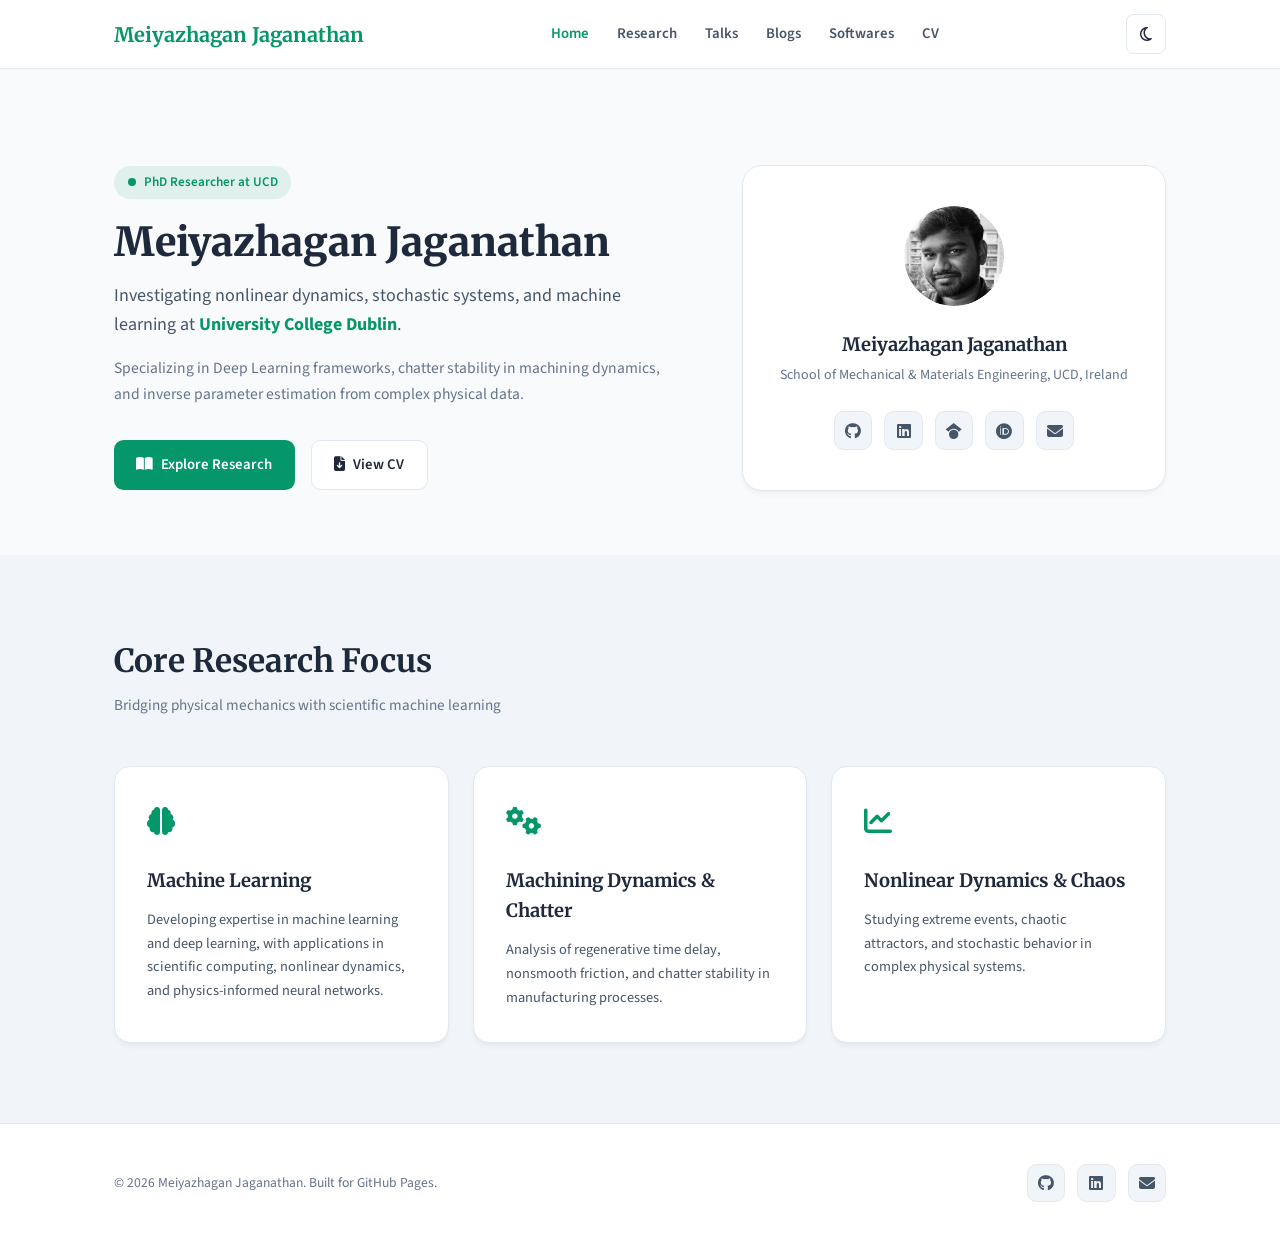
<file: index.html>
<!DOCTYPE html>
<html lang="en" data-theme="light">
<head>
    <meta charset="UTF-8">
    <meta name="viewport" content="width=device-width, initial-scale=1.0">
    <title>Meiyazhagan Jaganathan | PhD Researcher</title>
    <meta name="description" content="Academic portfolio and research website of Meiyazhagan Jaganathan, PhD Researcher at University College Dublin.">
    
    <!-- Fonts & Icons -->
    <link rel="preconnect" href="https://fonts.googleapis.com">
    <link rel="preconnect" href="https://fonts.gstatic.com" crossorigin>
    <link href="https://fonts.googleapis.com/css2?family=Merriweather:ital,wght@0,300;0,400;0,700;1,300&family=Source+Sans+3:ital,wght@0,300;0,400;0,600;0,700;1,400&display=swap" rel="stylesheet">
    <link rel="stylesheet" href="https://cdnjs.cloudflare.com/ajax/libs/font-awesome/6.5.1/css/all.min.css">
    
    <link rel="stylesheet" href="style.css">
    <link rel="icon" type="image/svg+xml" href="images/favicon.svg">
</head>
<body>

    <!-- Header Navigation -->
    <header class="site-header">
        <div class="container nav-container">
            <a href="index.html" class="brand-logo">Meiyazhagan <span>Jaganathan</span></a>
            
            <nav class="nav-menu" id="navMenu">
                <a href="index.html" class="nav-link active">Home</a>
                <a href="research.html" class="nav-link">Research</a>
                <a href="talks.html" class="nav-link">Talks</a>
                <a href="blogs.html" class="nav-link">Blogs</a>
                <a href="softwares.html" class="nav-link">Softwares</a>
                <a href="cv.html" class="nav-link">CV</a>
            </nav>

            <div class="nav-actions">
                <button id="themeToggle" class="icon-btn" aria-label="Toggle Theme">
                    <i class="fa-regular fa-moon"></i>
                </button>
                <button id="mobileMenuBtn" class="icon-btn mobile-toggle" aria-label="Toggle Menu">
                    <i class="fa-solid fa-bars"></i>
                </button>
            </div>
        </div>
    </header>

    <main>
        <!-- Hero Section -->
        <section class="hero-section">
            <div class="container hero-grid">
                <div class="hero-content">
                    <div class="badge-pill">
                        <span class="status-dot"></span> PhD Researcher at UCD
                    </div>
                    <h1 class="hero-title">Meiyazhagan Jaganathan</h1>
                    <p class="hero-subtitle">
                        Investigating nonlinear dynamics, stochastic systems, and machine learning at <a href="https://www.ucd.ie/" target="_blank" rel="noopener noreferrer"><strong class="text-accent">University College Dublin</strong></a>.
                    </p>
                    <p class="hero-description">
                        Specializing in Deep Learning frameworks, chatter stability in machining dynamics, and inverse parameter estimation from complex physical data.
                    </p>
                    <div class="hero-cta">
                        <a href="research.html" class="btn btn-primary">
                            <i class="fa-solid fa-book-open"></i> Explore Research
                        </a>
                        <a href="cv.html" class="btn btn-secondary">
                            <i class="fa-solid fa-file-arrow-down"></i> View CV
                        </a>
                    </div>
                </div>

                <div class="hero-visual">
                    <div class="profile-card">
                        <div class="profile-avatar">
                            <img src="images/MEIY.JPG" alt="Meiyazhagan Jaganathan" class="avatar-img">
                        </div>
                        <div class="profile-meta">
                            <h3>Meiyazhagan Jaganathan</h3>
                            
                            <p><a href="https://www.ucd.ie/mecheng/" target="_blank" rel="noopener noreferrer" class="underline-link">School of Mechanical & Materials Engineering, UCD, Ireland</a></p>
                            <div class="social-links">
                                <a href="https://github.com/meiyazhaganjk" target="_blank" aria-label="GitHub"><i class="fa-brands fa-github"></i></a>
                                <a href="https://www.linkedin.com/in/meiyjk/" target="_blank" aria-label="LinkedIn"><i class="fa-brands fa-linkedin"></i></a>
                                <a href="https://scholar.google.com/citations?user=sSWqxIkAAAAJ&hl=en&oi=ao" target="_blank" aria-label="Google Scholar"><i class="fa-brands fa-google-scholar"></i></a>
                                <a href="https://orcid.org/0000-0001-8971-965X" target="_blank" aria-label="ORCID"><i class="fa-brands fa-orcid"></i></a>
                                <a href="mailto:meiyazhagan.jaganathan@ucdconnect.ie" aria-label="Email"><i class="fa-solid fa-envelope"></i></a>
                            </div>
                        </div>
                    </div>
                </div>
            </div>
        </section>

        <!-- Research Highlights Cards -->
        <section class="section bg-alt">
            <div class="container">
                <div class="section-header">
                    <h2 class="section-title">Core Research Focus</h2>
                    <p class="section-tagline">Bridging physical mechanics with scientific machine learning</p>
                </div>
                <div class="cards-grid">
                    <div class="card">
                        <div class="card-icon"><i class="fa-solid fa-brain"></i></div>
                        <h3>Machine Learning</h3>
                        <p>Developing expertise in machine learning and deep learning, with applications in scientific computing, nonlinear dynamics, and physics-informed neural networks.</p>
                    </div>
                    <div class="card">
                        <div class="card-icon"><i class="fa-solid fa-gears"></i></div>
                        <h3>Machining Dynamics & Chatter</h3>
                        <p>Analysis of regenerative time delay, nonsmooth friction, and chatter stability in manufacturing processes.</p>
                    </div>
                    <div class="card">
                        <div class="card-icon"><i class="fa-solid fa-chart-line"></i></div>
                        <h3>Nonlinear Dynamics & Chaos</h3>
                        <p>Studying extreme events, chaotic attractors, and stochastic behavior in complex physical systems.</p>
                    </div>
                </div>
            </div>
        </section>
    </main>

    <!-- Footer -->
    <footer class="site-footer">
        <div class="container footer-content">
            <p>© 2026 Meiyazhagan Jaganathan. Built for GitHub Pages.</p>
            <div class="social-links">
                <a href="https://github.com/meiyazhaganjk" target="_blank"><i class="fa-brands fa-github"></i></a>
                <a href="https://www.linkedin.com/in/meiyjk/" target="_blank"><i class="fa-brands fa-linkedin"></i></a>
                <a href="mailto:meiyazhagan.jaganathan@ucdconnect.ie"><i class="fa-solid fa-envelope"></i></a>
            </div>
        </div>
    </footer>

    <script src="script.js"></script>
</body>
</html>
</file>
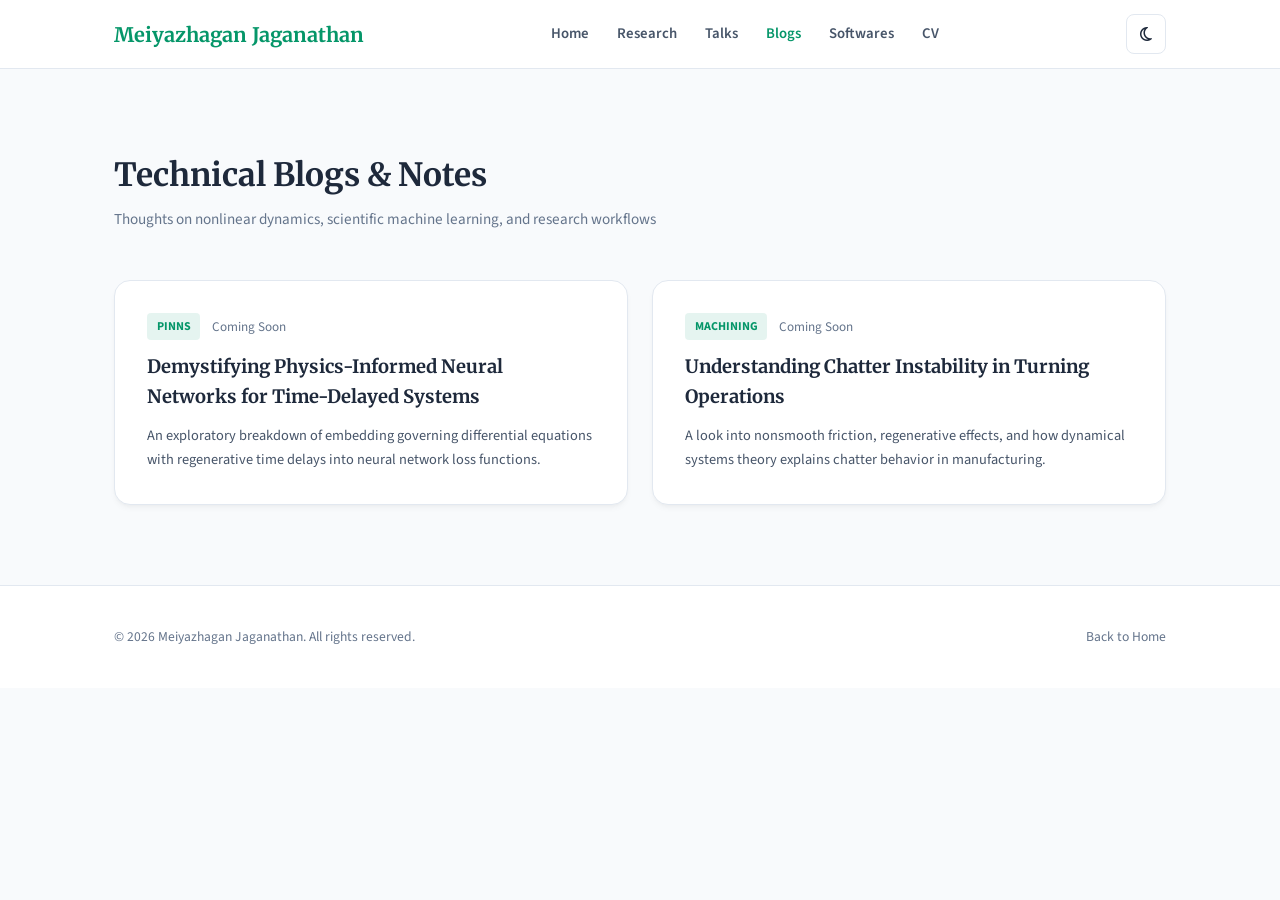
<file: blogs.html>
<!DOCTYPE html>
<html lang="en" data-theme="light">
<head>
    <meta charset="UTF-8">
    <meta name="viewport" content="width=device-width, initial-scale=1.0">
    <title>Blogs | Meiyazhagan Jaganathan</title>
    
    <!-- Fonts & Icons -->
    <link rel="preconnect" href="https://fonts.googleapis.com">
    <link rel="preconnect" href="https://fonts.gstatic.com" crossorigin>
    <link href="https://fonts.googleapis.com/css2?family=Merriweather:ital,wght@0,300;0,400;0,700;1,300&family=Source+Sans+3:ital,wght@0,300;0,400;0,600;0,700;1,400&display=swap" rel="stylesheet">
    <link rel="stylesheet" href="https://cdnjs.cloudflare.com/ajax/libs/font-awesome/6.5.1/css/all.min.css">
    <link rel="stylesheet" href="style.css">
    <link rel="icon" type="image/svg+xml" href="images/favicon.svg">
</head>
<body>

    <!-- Header Navigation -->
    <header class="site-header">
        <div class="container nav-container">
            <a href="index.html" class="brand-logo">Meiyazhagan <span>Jaganathan</span></a>
            
            <nav class="nav-menu" id="navMenu">
                <a href="index.html" class="nav-link">Home</a>
                <a href="research.html" class="nav-link">Research</a>
                <a href="talks.html" class="nav-link">Talks</a>
                <a href="blogs.html" class="nav-link active">Blogs</a>
                <a href="softwares.html" class="nav-link">Softwares</a>
                <a href="cv.html" class="nav-link">CV</a>
            </nav>

            <div class="nav-actions">
                <button id="themeToggle" class="icon-btn" aria-label="Toggle Theme">
                    <i class="fa-regular fa-moon"></i>
                </button>
                <button id="mobileMenuBtn" class="icon-btn mobile-toggle" aria-label="Toggle Menu">
                    <i class="fa-solid fa-bars"></i>
                </button>
            </div>
        </div>
    </header>

    <main class="section">
        <div class="container">
            <div class="section-header">
                <h2 class="section-title">Technical Blogs & Notes</h2>
                <p class="section-tagline">Thoughts on nonlinear dynamics, scientific machine learning, and research workflows</p>
            </div>

            <div class="cards-grid">
                <div class="card">
                    <div class="pub-meta" style="margin-bottom: 0.75rem;">
                        <span class="pub-tag">PINNs</span>
                        <span class="pub-year">Coming Soon</span>
                    </div>
                    <h3>Demystifying Physics-Informed Neural Networks for Time-Delayed Systems</h3>
                    <p>An exploratory breakdown of embedding governing differential equations with regenerative time delays into neural network loss functions.</p>
                </div>

                <div class="card">
                    <div class="pub-meta" style="margin-bottom: 0.75rem;">
                        <span class="pub-tag">Machining</span>
                        <span class="pub-year">Coming Soon</span>
                    </div>
                    <h3>Understanding Chatter Instability in Turning Operations</h3>
                    <p>A look into nonsmooth friction, regenerative effects, and how dynamical systems theory explains chatter behavior in manufacturing.</p>
                </div>
            </div>

        </div>
    </main>

    <!-- Footer -->
    <footer class="site-footer">
        <div class="container footer-content">
            <p>© 2026 Meiyazhagan Jaganathan. All rights reserved.</p>
            <a href="index.html">Back to Home</a>
        </div>
    </footer>

    <script src="script.js"></script>
</body>
</html>
</file>
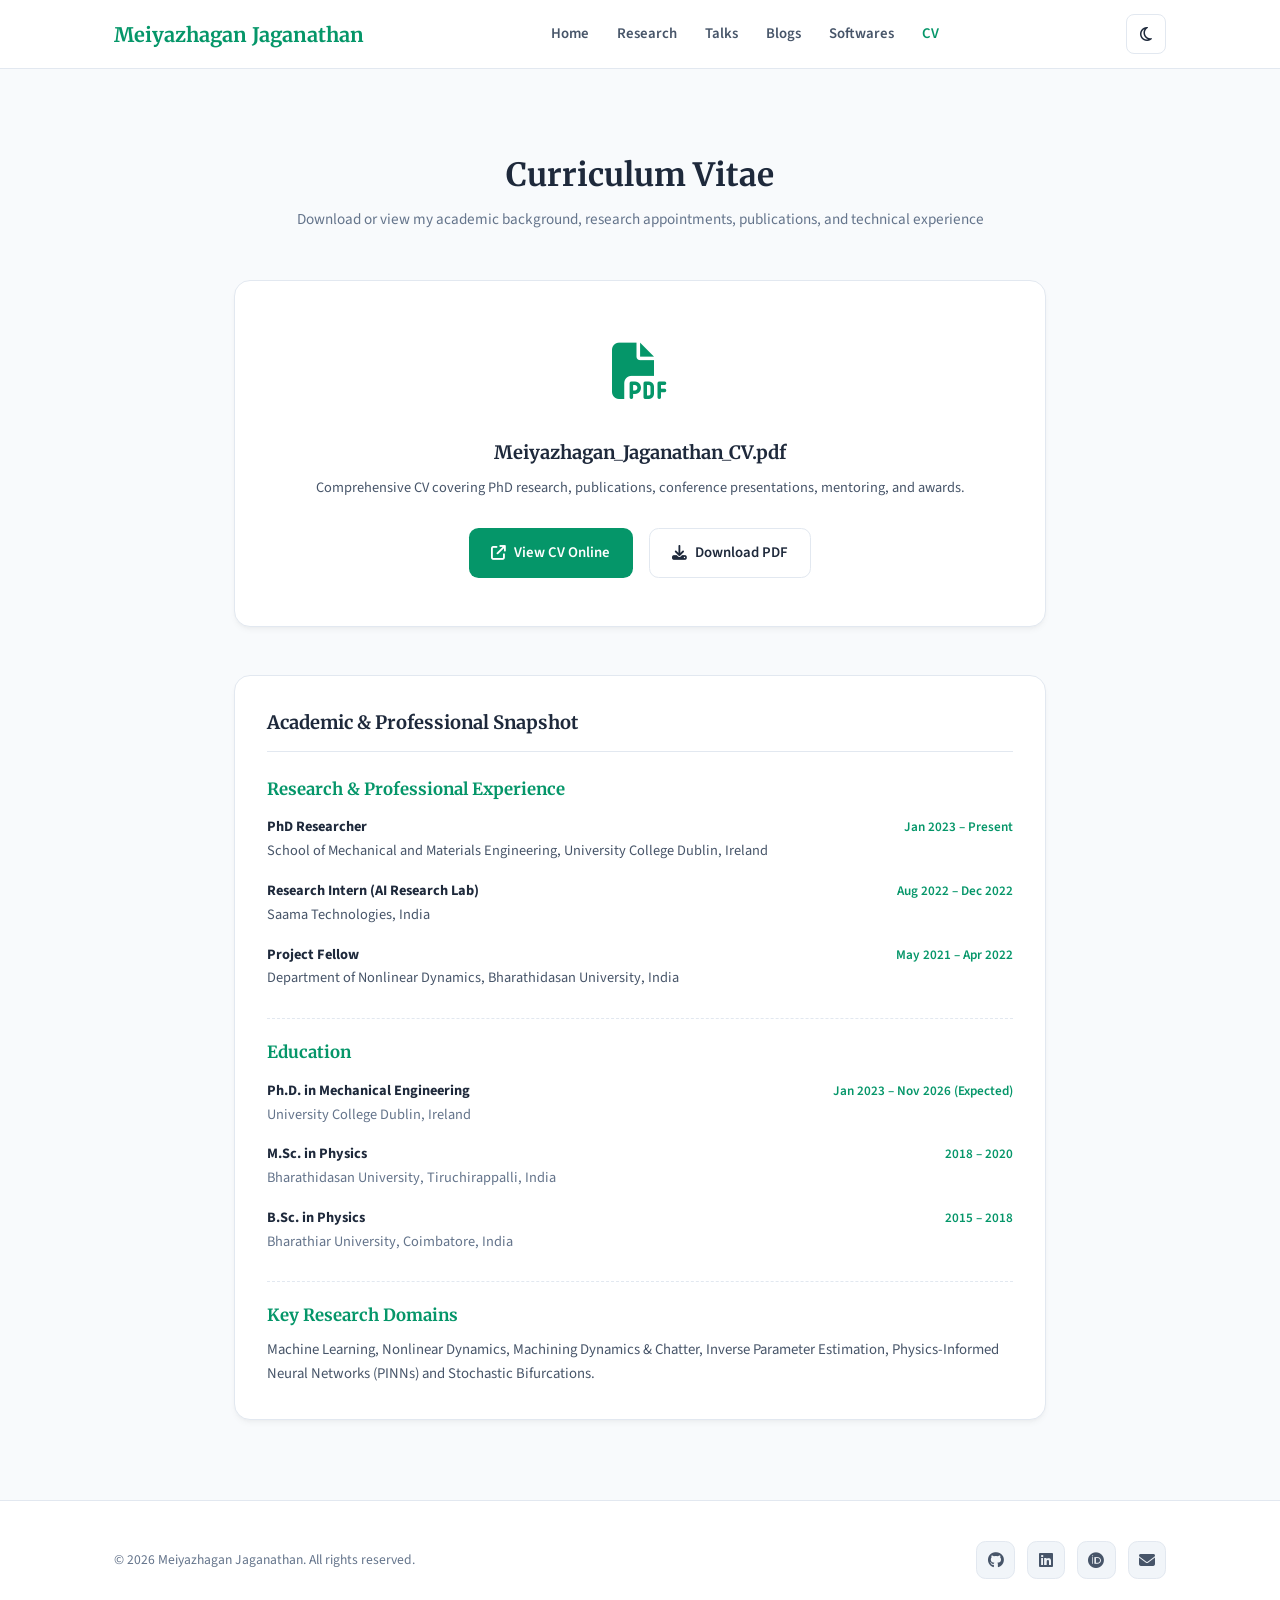
<file: cv.html>
<!DOCTYPE html>
<html lang="en" data-theme="light">
<head>
    <meta charset="UTF-8">
    <meta name="viewport" content="width=device-width, initial-scale=1.0">
    <title>Curriculum Vitae | Meiyazhagan Jaganathan</title>
    
    <!-- Fonts & Icons -->
    <link rel="preconnect" href="https://fonts.googleapis.com">
    <link rel="preconnect" href="https://fonts.gstatic.com" crossorigin>
    <link href="https://fonts.googleapis.com/css2?family=Merriweather:ital,wght@0,300;0,400;0,700;1,300&family=Source+Sans+3:ital,wght@0,300;0,400;0,600;0,700;1,400&display=swap" rel="stylesheet">
    <link rel="stylesheet" href="https://cdnjs.cloudflare.com/ajax/libs/font-awesome/6.5.1/css/all.min.css">
    <link rel="stylesheet" href="style.css">
    <link rel="icon" type="image/svg+xml" href="images/favicon.svg">
</head>
<body>

    <!-- Header Navigation -->
    <header class="site-header">
        <div class="container nav-container">
            <a href="index.html" class="brand-logo text-accent">Meiyazhagan Jaganathan</a>
            
            <nav class="nav-menu" id="navMenu">
                <a href="index.html" class="nav-link">Home</a>
                <a href="research.html" class="nav-link">Research</a>
                <a href="talks.html" class="nav-link">Talks</a>
                <a href="blogs.html" class="nav-link">Blogs</a>
                <a href="softwares.html" class="nav-link">Softwares</a>
                <a href="cv.html" class="nav-link active">CV</a>
            </nav>

            <div class="nav-actions">
                <button id="themeToggle" class="icon-btn" aria-label="Toggle Theme">
                    <i class="fa-regular fa-moon"></i>
                </button>
                <button id="mobileMenuBtn" class="icon-btn mobile-toggle" aria-label="Toggle Menu">
                    <i class="fa-solid fa-bars"></i>
                </button>
            </div>
        </div>
    </header>

    <main class="section">
        <div class="container" style="max-width: 860px; text-align: center;">
            <div class="section-header">
                <h2 class="section-title">Curriculum Vitae</h2>
                <p class="section-tagline">Download or view my academic background, research appointments, publications, and technical experience</p>
            </div>

            <!-- Download & View Card -->
            <div class="card" style="padding: 3rem 2rem; margin-bottom: 3rem;">
                <div style="font-size: 3.5rem; color: var(--accent); margin-bottom: 1rem;">
                    <i class="fa-solid fa-file-pdf"></i>
                </div>
                <h3 style="margin-bottom: 0.5rem; font-family: var(--font-heading);">Meiyazhagan_Jaganathan_CV.pdf</h3>
                <p style="margin-bottom: 1.75rem; color: var(--text-secondary);">
                    Comprehensive CV covering PhD research, publications, conference presentations, mentoring, and awards.
                </p>
                
                <div style="display: flex; justify-content: center; gap: 1rem; flex-wrap: wrap;">
                    <!-- View Online in New Tab -->
                    <a href="meiyazhagan_jaganathan_cv.pdf" target="_blank" rel="noopener noreferrer" class="btn btn-primary">
                        <i class="fa-solid fa-arrow-up-right-from-square"></i> View CV Online
                    </a>
                    
                    <!-- Direct Force Download -->
                    <a href="meiyazhagan_jaganathan_cv.pdf" download="Meiyazhagan_Jaganathan_CV.pdf" onclick="forceDownload(event, 'meiyazhagan_jaganathan_cv.pdf', 'Meiyazhagan_Jaganathan_CV.pdf')" class="btn btn-secondary">
                        <i class="fa-solid fa-download"></i> Download PDF
                    </a>
                </div>
            </div>

            <!-- Structured Quick CV Summary -->
            <div style="text-align: left;" class="card">
                <h3 style="margin-bottom: 1.5rem; font-family: var(--font-heading); border-bottom: 1px solid var(--border-color); padding-bottom: 0.75rem;">
                    Academic & Professional Snapshot
                </h3>
                
                <div style="display: grid; gap: 1.75rem;">
                    <!-- Research & Work Experience -->
                    <div>
                        <h4 style="color: var(--accent); font-size: 1.05rem; margin-bottom: 0.75rem;">Research & Professional Experience</h4>
                        
                        <div style="margin-bottom: 1rem;">
                            <div style="display: flex; justify-content: space-between; align-items: baseline; flex-wrap: wrap;">
                                <p style="color: var(--text-primary); font-weight: 700;">PhD Researcher</p>
                                <span style="font-size: 0.825rem; color: var(--accent); font-weight: 600;">Jan 2023 – Present</span>
                            </div>
                            <p style="color: var(--text-secondary); font-size: 0.9rem;">School of Mechanical and Materials Engineering, University College Dublin, Ireland</p>
                        </div>

                        <div style="margin-bottom: 1rem;">
                            <div style="display: flex; justify-content: space-between; align-items: baseline; flex-wrap: wrap;">
                                <p style="color: var(--text-primary); font-weight: 700;">Research Intern (AI Research Lab)</p>
                                <span style="font-size: 0.825rem; color: var(--accent); font-weight: 600;">Aug 2022 – Dec 2022</span>
                            </div>
                            <p style="color: var(--text-secondary); font-size: 0.9rem;">Saama Technologies, India</p>
                        </div>

                        <div>
                            <div style="display: flex; justify-content: space-between; align-items: baseline; flex-wrap: wrap;">
                                <p style="color: var(--text-primary); font-weight: 700;">Project Fellow</p>
                                <span style="font-size: 0.825rem; color: var(--accent); font-weight: 600;">May 2021 – Apr 2022</span>
                            </div>
                            <p style="color: var(--text-secondary); font-size: 0.9rem;">Department of Nonlinear Dynamics, Bharathidasan University, India</p>
                        </div>
                    </div>

                    <!-- Education -->
                    <div style="border-top: 1px dashed var(--border-color); padding-top: 1.25rem;">
                        <h4 style="color: var(--accent); font-size: 1.05rem; margin-bottom: 0.75rem;">Education</h4>
                        
                        <div style="margin-bottom: 1rem;">
                            <div style="display: flex; justify-content: space-between; align-items: baseline; flex-wrap: wrap;">
                                <p style="color: var(--text-primary); font-weight: 700;">Ph.D. in Mechanical Engineering</p>
                                <span style="font-size: 0.825rem; color: var(--accent); font-weight: 600;">Jan 2023 – Nov 2026 (Expected)</span>
                            </div>
                            <p style="color: var(--text-muted); font-size: 0.9rem;">University College Dublin, Ireland</p>
                        </div>

                        <div style="margin-bottom: 1rem;">
                            <div style="display: flex; justify-content: space-between; align-items: baseline; flex-wrap: wrap;">
                                <p style="color: var(--text-primary); font-weight: 700;">M.Sc. in Physics</p>
                                <span style="font-size: 0.825rem; color: var(--accent); font-weight: 600;">2018 – 2020</span>
                            </div>
                            <p style="color: var(--text-muted); font-size: 0.9rem;">Bharathidasan University, Tiruchirappalli, India</p>
                        </div>

                        <div>
                            <div style="display: flex; justify-content: space-between; align-items: baseline; flex-wrap: wrap;">
                                <p style="color: var(--text-primary); font-weight: 700;">B.Sc. in Physics</p>
                                <span style="font-size: 0.825rem; color: var(--accent); font-weight: 600;">2015 – 2018</span>
                            </div>
                            <p style="color: var(--text-muted); font-size: 0.9rem;">Bharathiar University, Coimbatore, India</p>
                        </div>
                    </div>

                    <!-- Research Focus -->
                    <div style="border-top: 1px dashed var(--border-color); padding-top: 1.25rem;">
                        <h4 style="color: var(--accent); font-size: 1.05rem; margin-bottom: 0.5rem;">Key Research Domains</h4>
                        <p style="color: var(--text-secondary); font-size: 0.925rem;">
                            Machine Learning, Nonlinear Dynamics, Machining Dynamics & Chatter, Inverse Parameter Estimation, Physics-Informed Neural Networks (PINNs) and Stochastic Bifurcations.
                        </p>
                    </div>
                </div>
            </div>
        </div>
    </main>

    <!-- Footer -->
    <footer class="site-footer">
        <div class="container footer-content">
            <p>© 2026 Meiyazhagan Jaganathan. All rights reserved.</p>
            <div class="social-links">
                <a href="https://github.com/meiyazhaganjk" target="_blank" aria-label="GitHub"><i class="fa-brands fa-github"></i></a>
                <a href="https://www.linkedin.com/in/meiyjk/" target="_blank" aria-label="LinkedIn"><i class="fa-brands fa-linkedin"></i></a>
                <a href="https://orcid.org/0000-0001-8971-965X" target="_blank" aria-label="ORCID"><i class="fa-brands fa-orcid"></i></a>
                <a href="mailto:meiyazhagan.jaganathan@ucdconnect.ie" aria-label="Email"><i class="fa-solid fa-envelope"></i></a>
            </div>
        </div>
    </footer>

    <script src="script.js"></script>
    <script>
        function forceDownload(event, url, filename) {
            if (window.location.protocol.startsWith('http')) {
                event.preventDefault();
                fetch(url)
                    .then(response => {
                        if (!response.ok) throw new Error('Network response was not ok');
                        return response.blob();
                    })
                    .then(blob => {
                        const blobUrl = window.URL.createObjectURL(blob);
                        const tempLink = document.createElement('a');
                        tempLink.style.display = 'none';
                        tempLink.href = blobUrl;
                        tempLink.download = filename;
                        document.body.appendChild(tempLink);
                        tempLink.click();
                        document.body.removeChild(tempLink);
                        window.URL.revokeObjectURL(blobUrl);
                    })
                    .catch(() => {
                        window.location.href = url;
                    });
            }
        }
    </script>
</body>
</html>
</file>
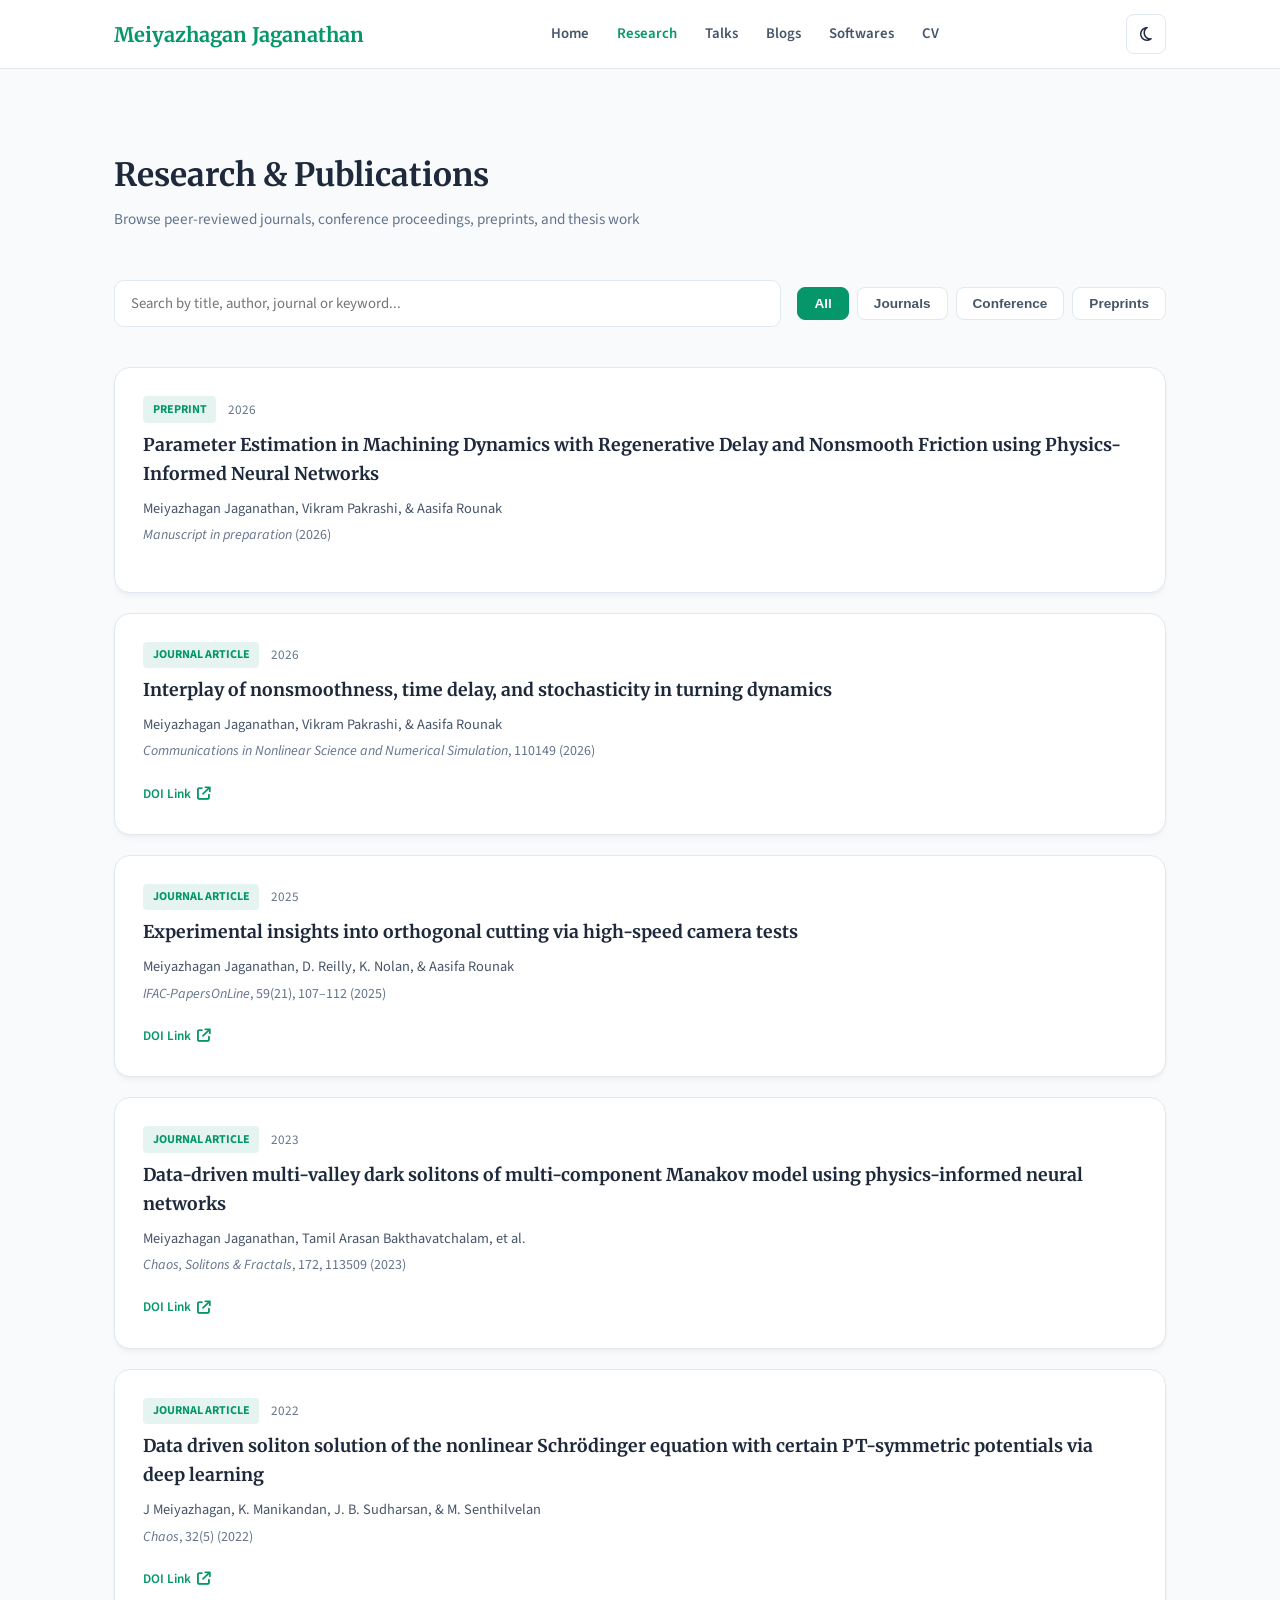
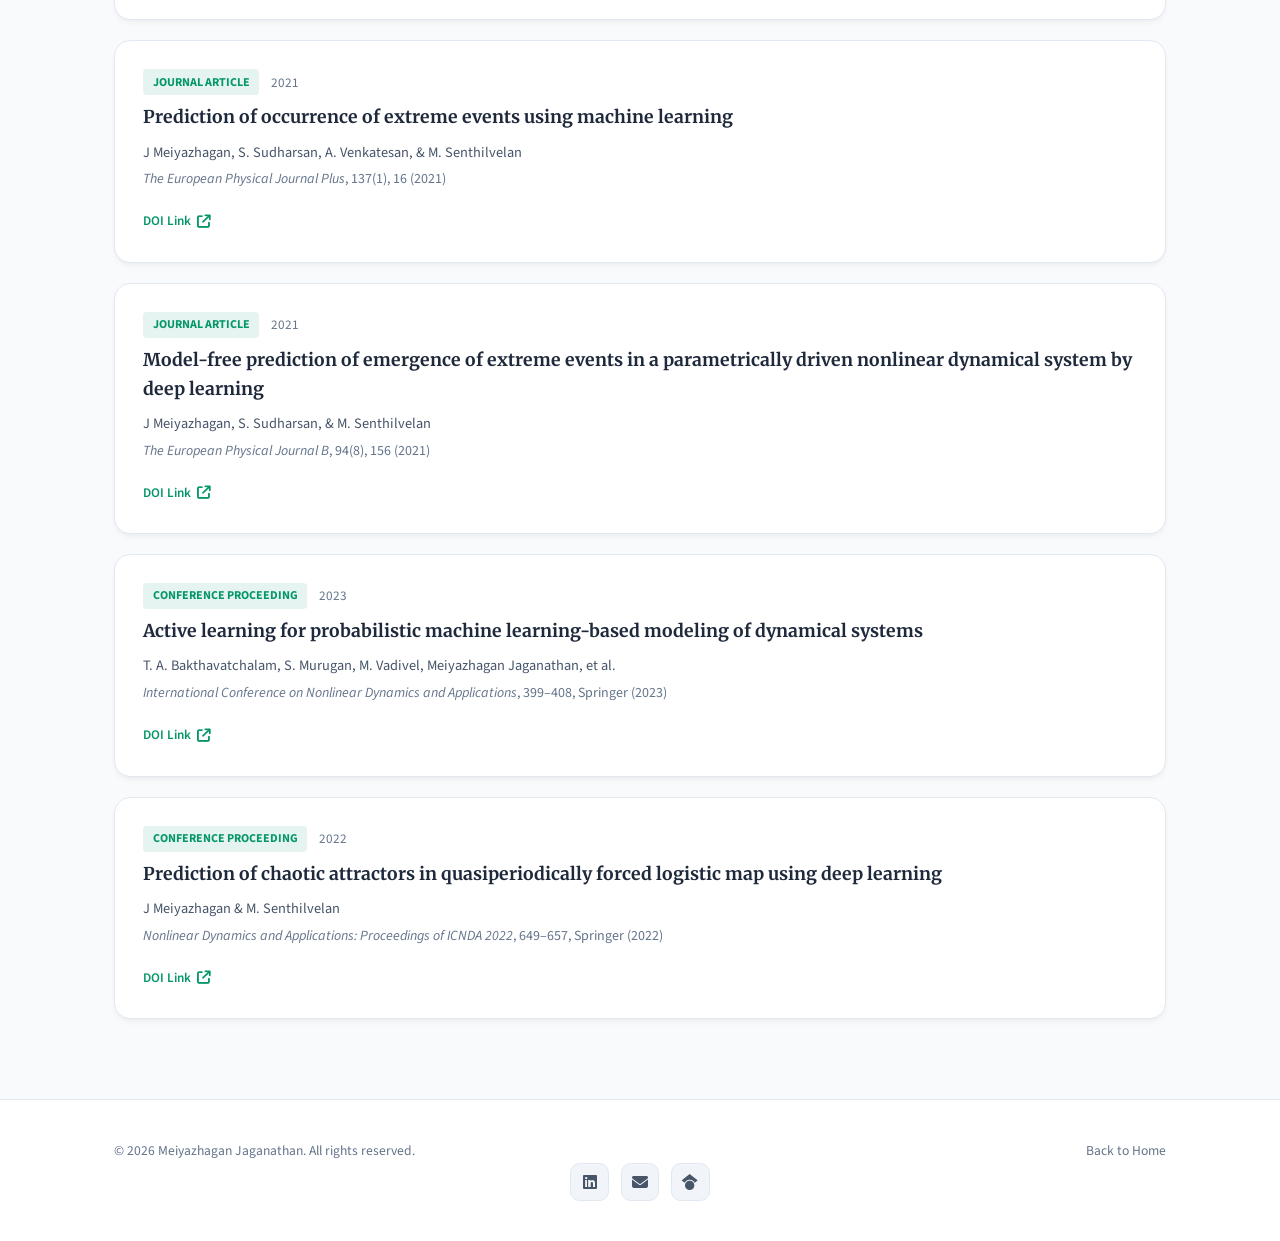
<file: research.html>
<!DOCTYPE html>
<html lang="en" data-theme="light">
<head>
    <meta charset="UTF-8">
    <meta name="viewport" content="width=device-width, initial-scale=1.0">
    <title>Research & Publications | Meiyazhagan Jaganathan</title>
    
    <!-- Fonts & Icons -->
    <link rel="preconnect" href="https://fonts.googleapis.com">
    <link rel="preconnect" href="https://fonts.gstatic.com" crossorigin>
    <link href="https://fonts.googleapis.com/css2?family=Merriweather:ital,wght@0,300;0,400;0,700;1,300&family=Source+Sans+3:ital,wght@0,300;0,400;0,600;0,700;1,400&display=swap" rel="stylesheet">
    <link rel="stylesheet" href="https://cdnjs.cloudflare.com/ajax/libs/font-awesome/6.5.1/css/all.min.css">
    <link rel="stylesheet" href="style.css">
    <link rel="icon" type="image/svg+xml" href="images/favicon.svg">
</head>
<body>

    <!-- Header Navigation -->
    <header class="site-header">
        <div class="container nav-container">
            <a href="index.html" class="brand-logo">Meiyazhagan <span>Jaganathan</span></a>
            
            <nav class="nav-menu" id="navMenu">
                <a href="index.html" class="nav-link">Home</a>
                <a href="research.html" class="nav-link active">Research</a>
                <a href="talks.html" class="nav-link">Talks</a>
                <a href="blogs.html" class="nav-link">Blogs</a>
                <a href="softwares.html" class="nav-link">Softwares</a>
                <a href="cv.html" class="nav-link">CV</a>
            </nav>

            <div class="nav-actions">
                <button id="themeToggle" class="icon-btn" aria-label="Toggle Theme">
                    <i class="fa-regular fa-moon"></i>
                </button>
                <button id="mobileMenuBtn" class="icon-btn mobile-toggle" aria-label="Toggle Menu">
                    <i class="fa-solid fa-bars"></i>
                </button>
            </div>
        </div>
    </header>

    <main class="section">
        <div class="container">
            <div class="section-header">
                <h2 class="section-title">Research & Publications</h2>
                <p class="section-tagline">Browse peer-reviewed journals, conference proceedings, preprints, and thesis work</p>
            </div>

            <!-- Filter & Search Bar -->
            <div class="filter-bar">
                <input type="text" id="pubSearch" class="search-input" placeholder="Search by title, author, journal or keyword...">
                <div class="filter-tags">
                    <button class="filter-btn active" data-filter="all">All</button>
                    <button class="filter-btn" data-filter="journal">Journals</button>
                    <button class="filter-btn" data-filter="conference">Conference</button>
                    <button class="filter-btn" data-filter="preprint">Preprints</button>
                </div>
            </div>

            <!-- Publication List -->
            <div class="pub-list" id="pubList">
                
                <!-- Preprint -->
                <article class="pub-card" data-category="preprint">
                    <div class="pub-meta">
                        <span class="pub-tag">Preprint</span>
                        <span class="pub-year">2026</span>
                    </div>
                    <h3 class="pub-title">Parameter Estimation in Machining Dynamics with Regenerative Delay and Nonsmooth Friction using Physics-Informed Neural Networks</h3>
                    <p class="pub-authors">Meiyazhagan Jaganathan, Vikram Pakrashi, & Aasifa Rounak</p>
                    <p class="pub-journal"><em>Manuscript in preparation</em> (2026)</p>
                </article>

                <!-- Journal 1 -->
                <article class="pub-card" data-category="journal">
                    <div class="pub-meta">
                        <span class="pub-tag">Journal Article</span>
                        <span class="pub-year">2026</span>
                    </div>
                    <h3 class="pub-title">Interplay of nonsmoothness, time delay, and stochasticity in turning dynamics</h3>
                    <p class="pub-authors">Meiyazhagan Jaganathan, Vikram Pakrashi, & Aasifa Rounak</p>
                    <p class="pub-journal"><em>Communications in Nonlinear Science and Numerical Simulation</em>, 110149 (2026)</p>
                    <a href="https://doi.org/10.1016/j.cnsns.2026.110149" target="_blank" class="btn-doi">
                        DOI Link <i class="fa-solid fa-arrow-up-right-from-square"></i>
                    </a>
                </article>

                <!-- Journal 2 -->
                <article class="pub-card" data-category="journal">
                    <div class="pub-meta">
                        <span class="pub-tag">Journal Article</span>
                        <span class="pub-year">2025</span>
                    </div>
                    <h3 class="pub-title">Experimental insights into orthogonal cutting via high-speed camera tests</h3>
                    <p class="pub-authors">Meiyazhagan Jaganathan, D. Reilly, K. Nolan, & Aasifa Rounak</p>
                    <p class="pub-journal"><em>IFAC-PapersOnLine</em>, 59(21), 107–112 (2025)</p>
                    <a href="https://doi.org/10.1016/j.ifacol.2025.11.596" target="_blank" class="btn-doi">
                        DOI Link <i class="fa-solid fa-arrow-up-right-from-square"></i>
                    </a>
                </article>

                <!-- Journal 3 -->
                <article class="pub-card" data-category="journal">
                    <div class="pub-meta">
                        <span class="pub-tag">Journal Article</span>
                        <span class="pub-year">2023</span>
                    </div>
                    <h3 class="pub-title">Data-driven multi-valley dark solitons of multi-component Manakov model using physics-informed neural networks</h3>
                    <p class="pub-authors">Meiyazhagan Jaganathan, Tamil Arasan Bakthavatchalam, et al.</p>
                    <p class="pub-journal"><em>Chaos, Solitons & Fractals</em>, 172, 113509 (2023)</p>
                    <a href="https://doi.org/10.1016/j.chaos.2023.113509" target="_blank" class="btn-doi">
                        DOI Link <i class="fa-solid fa-arrow-up-right-from-square"></i>
                    </a>
                </article>

                <!-- Journal 4 -->
                <article class="pub-card" data-category="journal">
                    <div class="pub-meta">
                        <span class="pub-tag">Journal Article</span>
                        <span class="pub-year">2022</span>
                    </div>
                    <h3 class="pub-title">Data driven soliton solution of the nonlinear Schrödinger equation with certain PT-symmetric potentials via deep learning</h3>
                    <p class="pub-authors">J Meiyazhagan, K. Manikandan, J. B. Sudharsan, & M. Senthilvelan</p>
                    <p class="pub-journal"><em>Chaos</em>, 32(5) (2022)</p>
                    <a href="https://doi.org/10.1063/5.0086038" target="_blank" class="btn-doi">
                        DOI Link <i class="fa-solid fa-arrow-up-right-from-square"></i>
                    </a>
                </article>

                <!-- Journal 5 -->
                <article class="pub-card" data-category="journal">
                    <div class="pub-meta">
                        <span class="pub-tag">Journal Article</span>
                        <span class="pub-year">2021</span>
                    </div>
                    <h3 class="pub-title">Prediction of occurrence of extreme events using machine learning</h3>
                    <p class="pub-authors">J Meiyazhagan, S. Sudharsan, A. Venkatesan, & M. Senthilvelan</p>
                    <p class="pub-journal"><em>The European Physical Journal Plus</em>, 137(1), 16 (2021)</p>
                    <a href="https://doi.org/10.1140/epjp/s13360-021-02249-3" target="_blank" class="btn-doi">
                        DOI Link <i class="fa-solid fa-arrow-up-right-from-square"></i>
                    </a>
                </article>

                <!-- Journal 6 -->
                <article class="pub-card" data-category="journal">
                    <div class="pub-meta">
                        <span class="pub-tag">Journal Article</span>
                        <span class="pub-year">2021</span>
                    </div>
                    <h3 class="pub-title">Model-free prediction of emergence of extreme events in a parametrically driven nonlinear dynamical system by deep learning</h3>
                    <p class="pub-authors">J Meiyazhagan, S. Sudharsan, & M. Senthilvelan</p>
                    <p class="pub-journal"><em>The European Physical Journal B</em>, 94(8), 156 (2021)</p>
                    <a href="https://doi.org/10.1140/epjb/s10051-021-00167-y" target="_blank" class="btn-doi">
                        DOI Link <i class="fa-solid fa-arrow-up-right-from-square"></i>
                    </a>
                </article>

                <!-- Conference 1 -->
                <article class="pub-card" data-category="conference">
                    <div class="pub-meta">
                        <span class="pub-tag">Conference Proceeding</span>
                        <span class="pub-year">2023</span>
                    </div>
                    <h3 class="pub-title">Active learning for probabilistic machine learning-based modeling of dynamical systems</h3>
                    <p class="pub-authors">T. A. Bakthavatchalam, S. Murugan, M. Vadivel, Meiyazhagan Jaganathan, et al.</p>
                    <p class="pub-journal"><em>International Conference on Nonlinear Dynamics and Applications</em>, 399–408, Springer (2023)</p>
                    <a href="https://doi.org/10.1007/978-3-031-50631-4_34" target="_blank" class="btn-doi">
                        DOI Link <i class="fa-solid fa-arrow-up-right-from-square"></i>
                    </a>
                </article>

                <!-- Conference 2 -->
                <article class="pub-card" data-category="conference">
                    <div class="pub-meta">
                        <span class="pub-tag">Conference Proceeding</span>
                        <span class="pub-year">2022</span>
                    </div>
                    <h3 class="pub-title">Prediction of chaotic attractors in quasiperiodically forced logistic map using deep learning</h3>
                    <p class="pub-authors">J Meiyazhagan & M. Senthilvelan</p>
                    <p class="pub-journal"><em>Nonlinear Dynamics and Applications: Proceedings of ICNDA 2022</em>, 649–657, Springer (2022)</p>
                    <a href="https://doi.org/10.1007/978-3-030-99792-2_53" target="_blank" class="btn-doi">
                        DOI Link <i class="fa-solid fa-arrow-up-right-from-square"></i>
                    </a>
                </article>

            </div>
        </div>
    </main>

    <!-- Footer -->
    <footer class="site-footer">
        <div class="container footer-content">
            <p>© 2026 Meiyazhagan Jaganathan. All rights reserved.</p>
            <a href="index.html">Back to Home</a>
        </div>
        <div class="social-links">
            <a href="https://www.linkedin.com/in/meiyjk/" target="_blank"><i class="fa-brands fa-linkedin"></i></a>
            <a href="mailto:meiyazhagan.jaganathan@ucdconnect.ie"><i class="fa-solid fa-envelope"></i></a>
            <a href="https://scholar.google.com/citations?user=sSWqxIkAAAAJ&hl=en&oi=ao" target="_blank" aria-label="Google Scholar"><i class="fa-brands fa-google-scholar"></i></a>
        </div>
    </footer>

    <script src="script.js"></script>
</body>
</html>
</file>
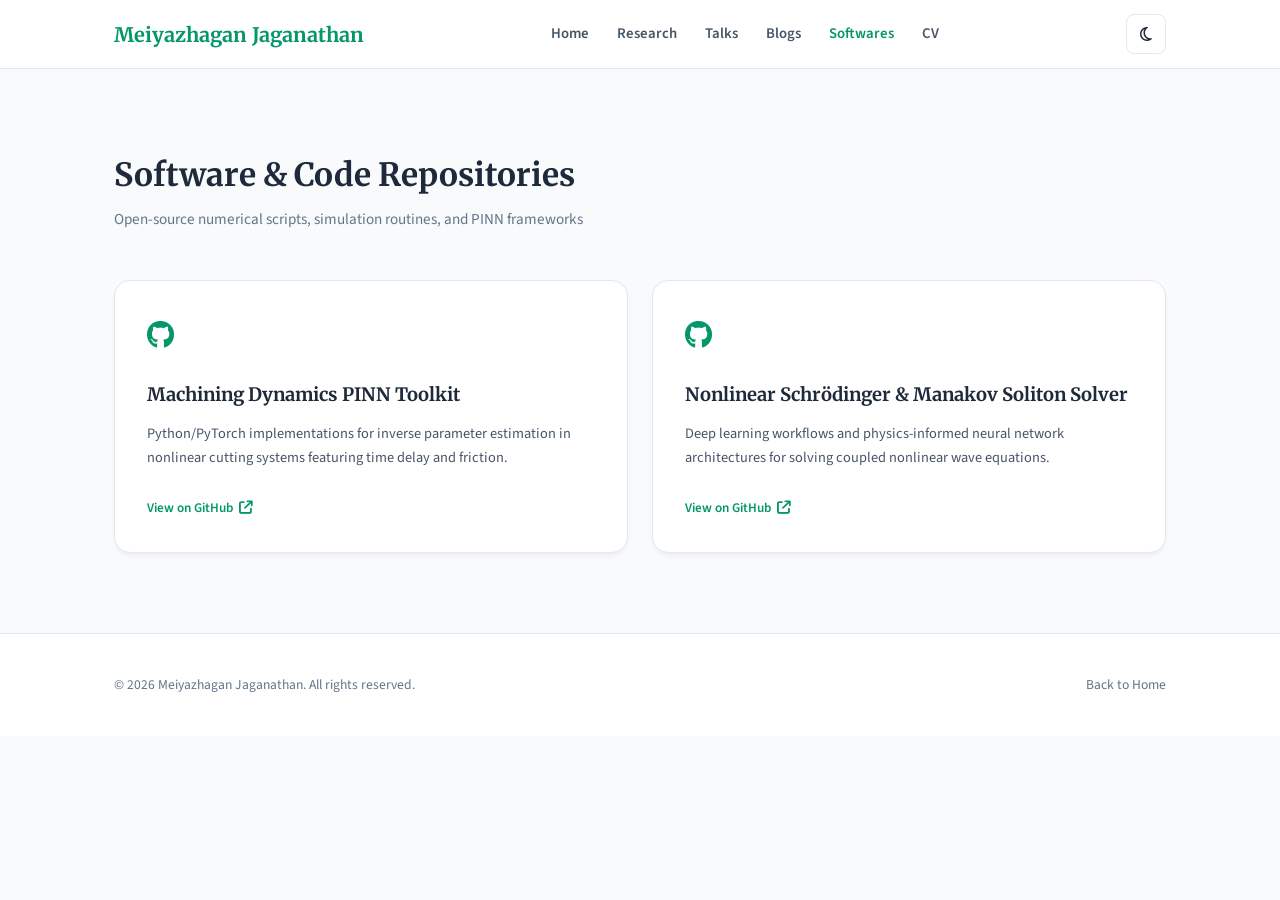
<file: softwares.html>
<!DOCTYPE html>
<html lang="en" data-theme="light">
<head>
    <meta charset="UTF-8">
    <meta name="viewport" content="width=device-width, initial-scale=1.0">
    <title>Softwares & Code | Meiyazhagan Jaganathan</title>
    
    <!-- Fonts & Icons -->
    <link rel="preconnect" href="https://fonts.googleapis.com">
    <link rel="preconnect" href="https://fonts.gstatic.com" crossorigin>
    <link href="https://fonts.googleapis.com/css2?family=Merriweather:ital,wght@0,300;0,400;0,700;1,300&family=Source+Sans+3:ital,wght@0,300;0,400;0,600;0,700;1,400&display=swap" rel="stylesheet">
    <link rel="stylesheet" href="https://cdnjs.cloudflare.com/ajax/libs/font-awesome/6.5.1/css/all.min.css">
    <link rel="stylesheet" href="style.css">
    <link rel="icon" type="image/svg+xml" href="images/favicon.svg">
</head>
<body>

    <!-- Header Navigation -->
    <header class="site-header">
        <div class="container nav-container">
            <a href="index.html" class="brand-logo">Meiyazhagan <span>Jaganathan</span></a>
            
            <nav class="nav-menu" id="navMenu">
                <a href="index.html" class="nav-link">Home</a>
                <a href="research.html" class="nav-link">Research</a>
                <a href="talks.html" class="nav-link">Talks</a>
                <a href="blogs.html" class="nav-link">Blogs</a>
                <a href="softwares.html" class="nav-link active">Softwares</a>
                <a href="cv.html" class="nav-link">CV</a>
            </nav>

            <div class="nav-actions">
                <button id="themeToggle" class="icon-btn" aria-label="Toggle Theme">
                    <i class="fa-regular fa-moon"></i>
                </button>
                <button id="mobileMenuBtn" class="icon-btn mobile-toggle" aria-label="Toggle Menu">
                    <i class="fa-solid fa-bars"></i>
                </button>
            </div>
        </div>
    </header>

    <main class="section">
        <div class="container">
            <div class="section-header">
                <h2 class="section-title">Software & Code Repositories</h2>
                <p class="section-tagline">Open-source numerical scripts, simulation routines, and PINN frameworks</p>
            </div>

            <div class="cards-grid">
                <div class="card">
                    <div class="card-icon"><i class="fa-brands fa-github"></i></div>
                    <h3>Machining Dynamics PINN Toolkit</h3>
                    <p>Python/PyTorch implementations for inverse parameter estimation in nonlinear cutting systems featuring time delay and friction.</p>
                    <div style="margin-top: 1.5rem;">
                        <a href="https://github.com/meiyazhaganjk" target="_blank" class="btn-doi">
                            View on GitHub <i class="fa-solid fa-arrow-up-right-from-square"></i>
                        </a>
                    </div>
                </div>

                <div class="card">
                    <div class="card-icon"><i class="fa-brands fa-github"></i></div>
                    <h3>Nonlinear Schrödinger & Manakov Soliton Solver</h3>
                    <p>Deep learning workflows and physics-informed neural network architectures for solving coupled nonlinear wave equations.</p>
                    <div style="margin-top: 1.5rem;">
                        <a href="https://github.com/meiyazhaganjk" target="_blank" class="btn-doi">
                            View on GitHub <i class="fa-solid fa-arrow-up-right-from-square"></i>
                        </a>
                    </div>
                </div>
            </div>

        </div>
    </main>

    <!-- Footer -->
    <footer class="site-footer">
        <div class="container footer-content">
            <p>© 2026 Meiyazhagan Jaganathan. All rights reserved.</p>
            <a href="index.html">Back to Home</a>
        </div>
    </footer>

    <script src="script.js"></script>
</body>
</html>
</file>
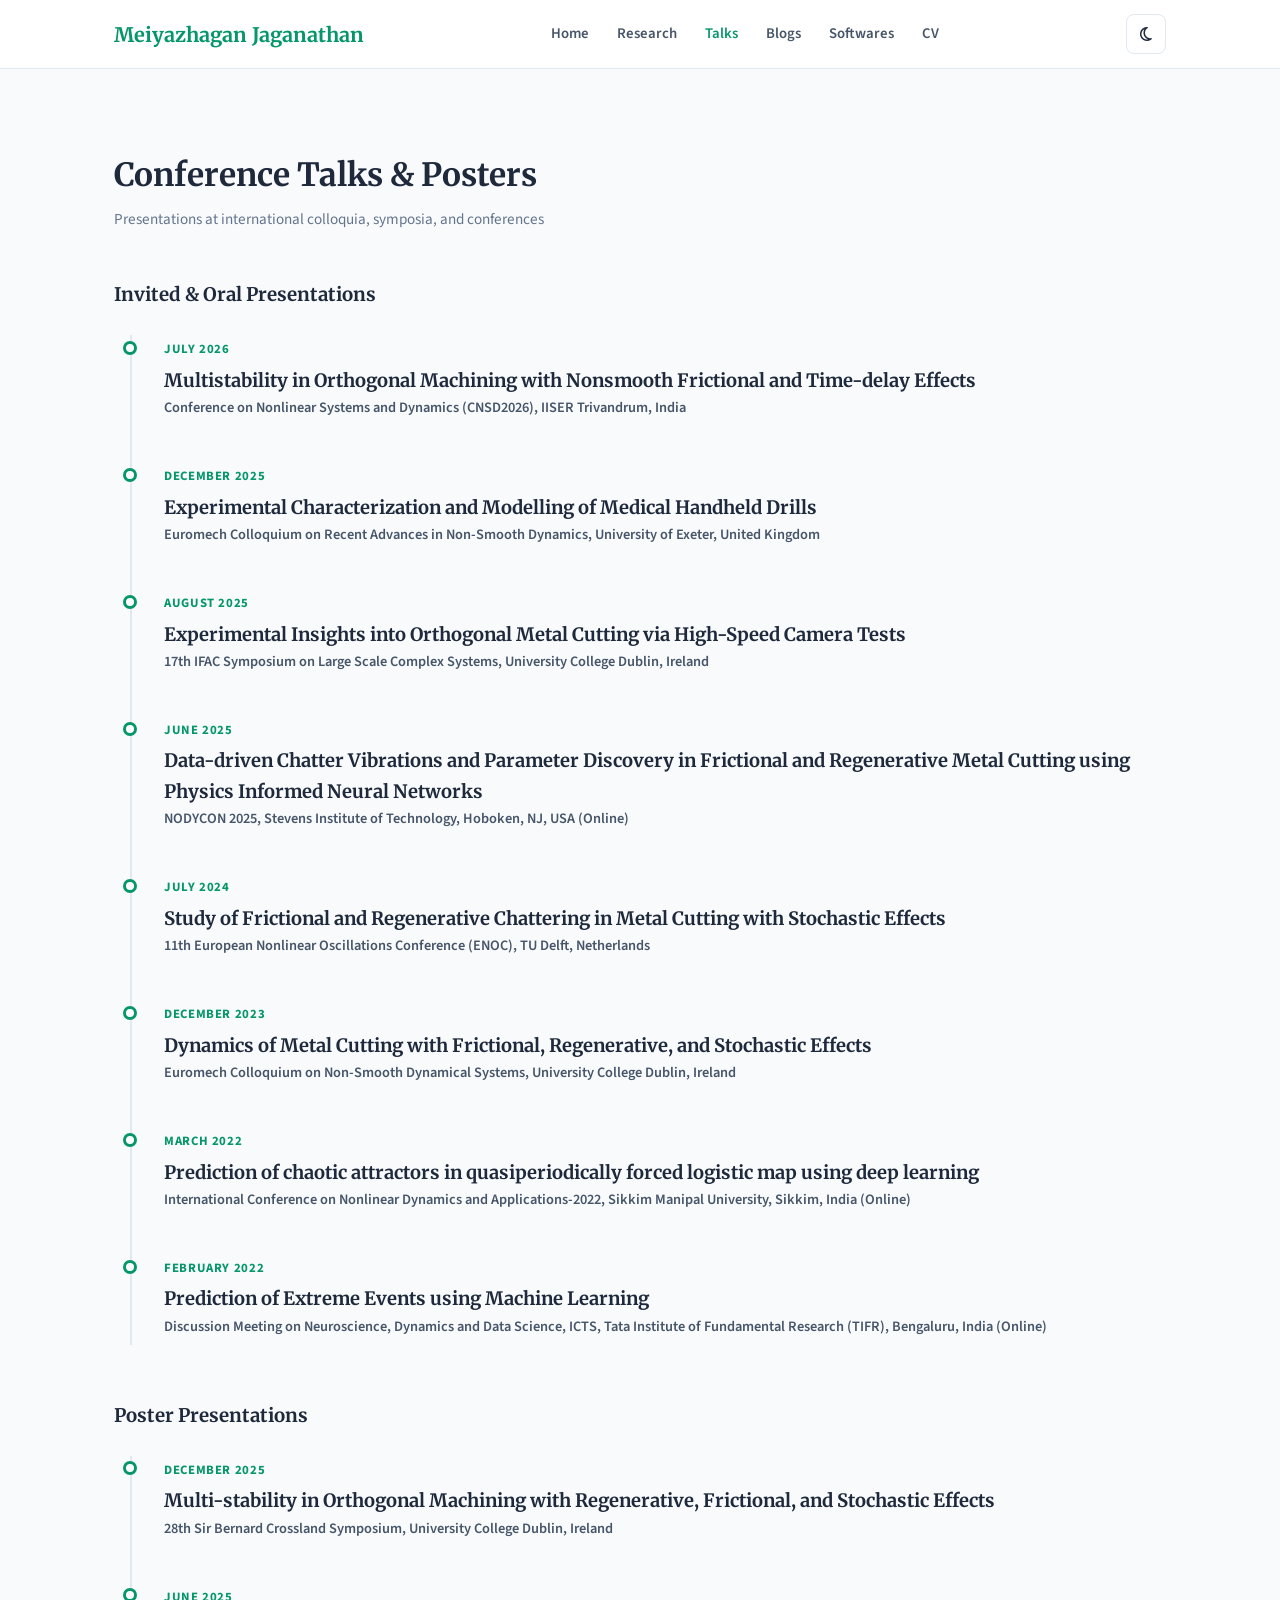
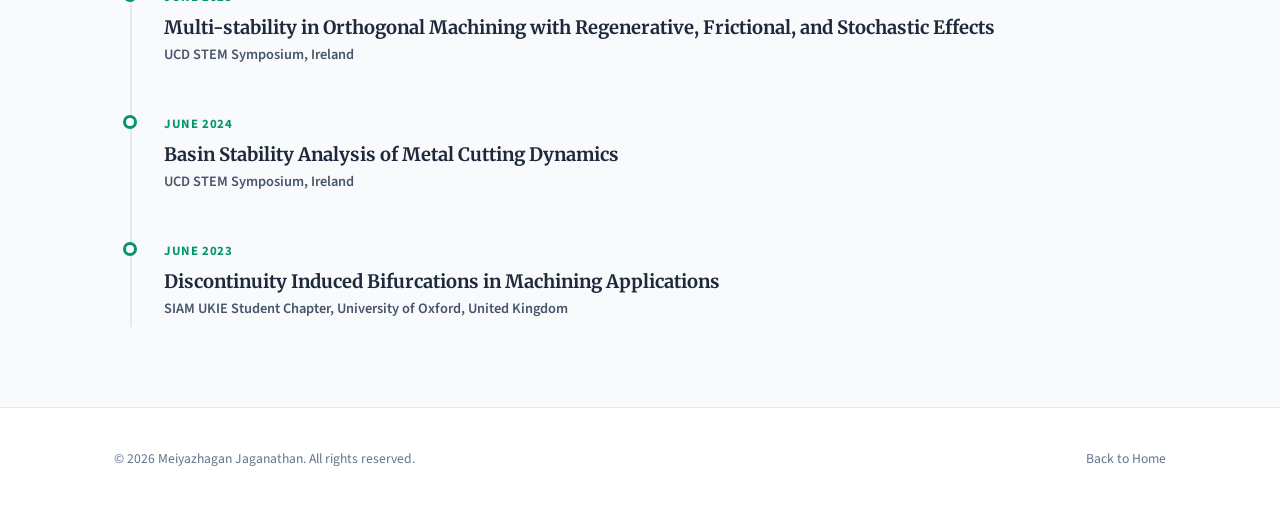
<file: talks.html>
<!DOCTYPE html>
<html lang="en" data-theme="light">
<head>
    <meta charset="UTF-8">
    <meta name="viewport" content="width=device-width, initial-scale=1.0">
    <title>Talks & Presentations | Meiyazhagan Jaganathan</title>
    
    <!-- Fonts & Icons -->
    <link rel="preconnect" href="https://fonts.googleapis.com">
    <link rel="preconnect" href="https://fonts.gstatic.com" crossorigin>
    <link href="https://fonts.googleapis.com/css2?family=Merriweather:ital,wght@0,300;0,400;0,700;1,300&family=Source+Sans+3:ital,wght@0,300;0,400;0,600;0,700;1,400&display=swap" rel="stylesheet">
    <link rel="stylesheet" href="https://cdnjs.cloudflare.com/ajax/libs/font-awesome/6.5.1/css/all.min.css">
    <link rel="stylesheet" href="style.css">
    <link rel="icon" type="image/svg+xml" href="images/favicon.svg">
</head>
<body>

    <!-- Header Navigation -->
    <header class="site-header">
        <div class="container nav-container">
            <a href="index.html" class="brand-logo">Meiyazhagan <span>Jaganathan</span></a>
            
            <nav class="nav-menu" id="navMenu">
                <a href="index.html" class="nav-link">Home</a>
                <a href="research.html" class="nav-link">Research</a>
                <a href="talks.html" class="nav-link active">Talks</a>
                <a href="blogs.html" class="nav-link">Blogs</a>
                <a href="softwares.html" class="nav-link">Softwares</a>
                <a href="cv.html" class="nav-link">CV</a>
            </nav>

            <div class="nav-actions">
                <button id="themeToggle" class="icon-btn" aria-label="Toggle Theme">
                    <i class="fa-regular fa-moon"></i>
                </button>
                <button id="mobileMenuBtn" class="icon-btn mobile-toggle" aria-label="Toggle Menu">
                    <i class="fa-solid fa-bars"></i>
                </button>
            </div>
        </div>
    </header>

    <main class="section">
        <div class="container">
            <div class="section-header">
                <h2 class="section-title">Conference Talks & Posters</h2>
                <p class="section-tagline">Presentations at international colloquia, symposia, and conferences</p>
            </div>

            <h3 style="margin-bottom: 1.5rem; font-family: var(--font-heading);">Invited & Oral Presentations</h3>
            <div class="timeline" style="margin-bottom: 3.5rem;">
                
                <div class="timeline-item">
                    <div class="timeline-dot"></div>
                    <div class="timeline-content">
                        <span class="timeline-date">July 2026</span>
                        <h4 class="timeline-title">Multistability in Orthogonal Machining with Nonsmooth Frictional and Time-delay Effects</h4>
                        <p class="timeline-loc">Conference on Nonlinear Systems and Dynamics (CNSD2026), IISER Trivandrum, India</p>
                    </div>
                </div>

                <div class="timeline-item">
                    <div class="timeline-dot"></div>
                    <div class="timeline-content">
                        <span class="timeline-date">December 2025</span>
                        <h4 class="timeline-title">Experimental Characterization and Modelling of Medical Handheld Drills</h4>
                        <p class="timeline-loc">Euromech Colloquium on Recent Advances in Non-Smooth Dynamics, University of Exeter, United Kingdom</p>
                    </div>
                </div>

                <div class="timeline-item">
                    <div class="timeline-dot"></div>
                    <div class="timeline-content">
                        <span class="timeline-date">August 2025</span>
                        <h4 class="timeline-title">Experimental Insights into Orthogonal Metal Cutting via High-Speed Camera Tests</h4>
                        <p class="timeline-loc">17th IFAC Symposium on Large Scale Complex Systems, University College Dublin, Ireland</p>
                    </div>
                </div>

                <div class="timeline-item">
                    <div class="timeline-dot"></div>
                    <div class="timeline-content">
                        <span class="timeline-date">June 2025</span>
                        <h4 class="timeline-title">Data-driven Chatter Vibrations and Parameter Discovery in Frictional and Regenerative Metal Cutting using Physics Informed Neural Networks</h4>
                        <p class="timeline-loc">NODYCON 2025, Stevens Institute of Technology, Hoboken, NJ, USA (Online)</p>
                    </div>
                </div>

                <div class="timeline-item">
                    <div class="timeline-dot"></div>
                    <div class="timeline-content">
                        <span class="timeline-date">July 2024</span>
                        <h4 class="timeline-title">Study of Frictional and Regenerative Chattering in Metal Cutting with Stochastic Effects</h4>
                        <p class="timeline-loc">11th European Nonlinear Oscillations Conference (ENOC), TU Delft, Netherlands</p>
                    </div>
                </div>

                <div class="timeline-item">
                    <div class="timeline-dot"></div>
                    <div class="timeline-content">
                        <span class="timeline-date">December 2023</span>
                        <h4 class="timeline-title">Dynamics of Metal Cutting with Frictional, Regenerative, and Stochastic Effects</h4>
                        <p class="timeline-loc">Euromech Colloquium on Non-Smooth Dynamical Systems, University College Dublin, Ireland</p>
                    </div>
                </div>

                <div class="timeline-item">
                    <div class="timeline-dot"></div>
                    <div class="timeline-content">
                        <span class="timeline-date">March 2022</span>
                        <h4 class="timeline-title">Prediction of chaotic attractors in quasiperiodically forced logistic map using deep learning</h4>
                        <p class="timeline-loc">International Conference on Nonlinear Dynamics and Applications-2022, Sikkim Manipal University, Sikkim, India (Online)</p>
                    </div>
                </div>
            
                <div class="timeline-item">
                    <div class="timeline-dot"></div>
                    <div class="timeline-content">
                        <span class="timeline-date">February 2022</span>
                        <h4 class="timeline-title">Prediction of Extreme Events using Machine Learning</h4>
                        <p class="timeline-loc">Discussion Meeting on Neuroscience, Dynamics and Data Science, ICTS, Tata Institute of Fundamental Research (TIFR), Bengaluru, India (Online)</p>
                    </div>
                </div>
                
            </div>

            <h3 style="margin-bottom: 1.5rem; font-family: var(--font-heading);">Poster Presentations</h3>
            <div class="timeline">
                
                <div class="timeline-item">
                    <div class="timeline-dot"></div>
                    <div class="timeline-content">
                        <span class="timeline-date">December 2025</span>
                        <h4 class="timeline-title">Multi-stability in Orthogonal Machining with Regenerative, Frictional, and Stochastic Effects</h4>
                        <p class="timeline-loc">28th Sir Bernard Crossland Symposium, University College Dublin, Ireland</p>
                    </div>
                </div>

                <div class="timeline-item">
                    <div class="timeline-dot"></div>
                    <div class="timeline-content">
                        <span class="timeline-date">June 2025</span>
                        <h4 class="timeline-title">Multi-stability in Orthogonal Machining with Regenerative, Frictional, and Stochastic Effects</h4>
                        <p class="timeline-loc">UCD STEM Symposium, Ireland</p>
                    </div>
                </div>

                <div class="timeline-item">
                    <div class="timeline-dot"></div>
                    <div class="timeline-content">
                        <span class="timeline-date">June 2024</span>
                        <h4 class="timeline-title">Basin Stability Analysis of Metal Cutting Dynamics</h4>
                        <p class="timeline-loc">UCD STEM Symposium, Ireland</p>
                    </div>
                </div>

                <div class="timeline-item">
                    <div class="timeline-dot"></div>
                    <div class="timeline-content">
                        <span class="timeline-date">June 2023</span>
                        <h4 class="timeline-title">Discontinuity Induced Bifurcations in Machining Applications</h4>
                        <p class="timeline-loc">SIAM UKIE Student Chapter, University of Oxford, United Kingdom</p>
                    </div>
                </div>

            </div>

        </div>
    </main>

    <!-- Footer -->
    <footer class="site-footer">
        <div class="container footer-content">
            <p>© 2026 Meiyazhagan Jaganathan. All rights reserved.</p>
            <a href="index.html">Back to Home</a>
        </div>
    </footer>

    <script src="script.js"></script>
</body>
</html>
</file>
<file: style.css>
/* --- CSS Variables & Theming (Emerald & Charcoal) --- */
:root {
    --bg-primary: #f8fafc;
    --bg-secondary: #ffffff;
    --bg-alt: #f1f5f9;
    --text-primary: #1e293b;
    --text-secondary: #475569;
    --text-muted: #64748b;
    --accent: #059669; /* Emerald */
    --accent-hover: #047857;
    --accent-soft: rgba(5, 150, 105, 0.1);
    --border-color: #e2e8f0;
    --card-shadow: 0 4px 6px -1px rgba(0, 0, 0, 0.04), 0 2px 4px -2px rgba(0, 0, 0, 0.04);
    --card-shadow-hover: 0 10px 15px -3px rgba(0, 0, 0, 0.08), 0 4px 6px -4px rgba(0, 0, 0, 0.04);
    --transition: all 0.25s cubic-bezier(0.4, 0, 0.2, 1);
    
    /* Typography Placeholders (Editable) */
    --font-heading: 'Merriweather', serif;
    --font-body: 'Source Sans 3', sans-serif;
}

[data-theme="dark"] {
    --bg-primary: #0f172a;
    --bg-secondary: #1e293b;
    --bg-alt: #111827;
    --text-primary: #f8fafc;
    --text-secondary: #cbd5e1;
    --text-muted: #94a3b8;
    --accent: #10b981; /* Brighter Emerald for dark mode */
    --accent-hover: #34d399;
    --accent-soft: rgba(16, 185, 129, 0.15);
    --border-color: #334155;
    --card-shadow: 0 4px 6px -1px rgba(0, 0, 0, 0.3);
    --card-shadow-hover: 0 10px 15px -3px rgba(0, 0, 0, 0.4);
}

/* --- Base & Reset --- */
*, *::before, *::after {
    margin: 0;
    padding: 0;
    box-sizing: border-box;
}

html {
    scroll-behavior: smooth;
    font-size: 16px;
}

body {
    background-color: var(--bg-primary);
    color: var(--text-primary);
    font-family: var(--font-body);
    line-height: 1.65;
    transition: background-color 0.3s ease, color 0.3s ease;
}

h1, h2, h3, h4, h5, h6 {
    font-family: var(--font-heading);
}

a {
    color: inherit;
    text-decoration: none;
    transition: var(--transition);
}

.container {
    width: 100%;
    max-width: 1100px;
    margin: 0 auto;
    padding: 0 1.5rem;
}

.section {
    padding: 5rem 0;
}

.bg-alt {
    background-color: var(--bg-alt);
}

.text-accent {
    color: var(--accent);
}

/* --- Navigation --- */
.site-header {
    position: sticky;
    top: 0;
    z-index: 100;
    background-color: var(--bg-secondary);
    backdrop-filter: blur(12px);
    border-bottom: 1px solid var(--border-color);
    transition: var(--transition);
}

.nav-container {
    display: flex;
    align-items: center;
    justify-content: space-between;
    height: 4.25rem;
}


.brand-logo {
    font-weight: 700;
    font-size: 1.25rem;
    font-family: var(--font-heading);
    color: var(--accent); /* Sets full brand name to emerald */
}

.brand-logo span {
    color: var(--accent);
}
.nav-menu {
    display: flex;
    align-items: center;
    gap: 1.75rem;
}

.nav-link {
    font-size: 0.925rem;
    font-weight: 600;
    color: var(--text-secondary);
}

.nav-link:hover, .nav-link.active {
    color: var(--accent);
}

.nav-actions {
    display: flex;
    align-items: center;
    gap: 0.75rem;
}

.icon-btn {
    background: transparent;
    border: 1px solid var(--border-color);
    color: var(--text-primary);
    width: 2.5rem;
    height: 2.5rem;
    border-radius: 0.5rem;
    cursor: pointer;
    display: flex;
    align-items: center;
    justify-content: center;
    font-size: 1rem;
    transition: var(--transition);
}

.icon-btn:hover {
    background: var(--accent-soft);
    color: var(--accent);
    border-color: var(--accent);
}

.mobile-toggle {
    display: none;
}

/* --- Hero Section --- */
.hero-section {
    padding: 6rem 0 4rem;
}

.hero-grid {
    display: grid;
    grid-template-columns: 1.35fr 1fr;
    gap: 3.5rem;
    align-items: center;
}

.badge-pill {
    display: inline-flex;
    align-items: center;
    gap: 0.5rem;
    padding: 0.35rem 0.85rem;
    background: var(--accent-soft);
    color: var(--accent);
    font-size: 0.825rem;
    font-weight: 600;
    border-radius: 9999px;
    margin-bottom: 1.25rem;
}

.status-dot {
    width: 8px;
    height: 8px;
    background: var(--accent);
    border-radius: 50%;
    animation: pulse 2s infinite;
}

@keyframes pulse {
    0% { transform: scale(0.95); opacity: 0.8; }
    50% { transform: scale(1.2); opacity: 1; }
    100% { transform: scale(0.95); opacity: 0.8; }
}

.hero-title {
    font-size: 2.5rem;
    font-weight: 800;
    line-height: 1.15;
    margin-bottom: 1rem;
}

.hero-subtitle {
    font-size: 1.125rem;
    color: var(--text-secondary);
    margin-bottom: 1rem;
}

.hero-description {
    color: var(--text-muted);
    font-size: 0.975rem;
    margin-bottom: 2rem;
}

.hero-cta {
    display: flex;
    gap: 1rem;
}

.btn {
    display: inline-flex;
    align-items: center;
    gap: 0.5rem;
    padding: 0.75rem 1.4rem;
    font-size: 0.925rem;
    font-weight: 600;
    border-radius: 0.6rem;
    cursor: pointer;
    transition: var(--transition);
}

.btn-primary {
    background-color: var(--accent);
    color: #ffffff;
    border: none;
}

.btn-primary:hover {
    background-color: var(--accent-hover);
    transform: translateY(-1px);
}

.btn-secondary {
    background-color: var(--bg-secondary);
    color: var(--text-primary);
    border: 1px solid var(--border-color);
}

.btn-secondary:hover {
    border-color: var(--accent);
    color: var(--accent);
    transform: translateY(-1px);
}

/* Profile Card */
.profile-card {
    background: var(--bg-secondary);
    padding: 2.5rem 2rem;
    border-radius: 1.25rem;
    border: 1px solid var(--border-color);
    box-shadow: var(--card-shadow);
    text-align: center;
}

.profile-avatar {
    width: 100px;
    height: 100px;
    background: var(--accent-soft);
    color: var(--accent);
    border-radius: 50%;
    margin: 0 auto 1.5rem;
    display: flex;
    align-items: center;
    justify-content: center;
    overflow: hidden;
}

.avatar-img {
    width: 100%;
    height: 100%;
    object-fit: cover;
    border-radius: 50%;
    display: block;
}

.profile-meta h3 {
    font-size: 1.15rem;
    font-weight: 700;
    margin-bottom: 0.25rem;
}

.profile-meta p {
    font-size: 0.875rem;
    color: var(--text-muted);
    margin-bottom: 1.5rem;
}

.social-links {
    display: flex;
    justify-content: center;
    gap: 0.75rem;
}

.social-links a {
    width: 2.4rem;
    height: 2.4rem;
    display: flex;
    align-items: center;
    justify-content: center;
    border-radius: 0.6rem;
    background: var(--bg-alt);
    color: var(--text-secondary);
    font-size: 1rem;
    border: 1px solid var(--border-color);
}

.social-links a:hover {
    background: var(--accent);
    color: #ffffff;
    border-color: var(--accent);
}

/* --- Section Headers & Cards --- */
.section-header {
    margin-bottom: 3rem;
}

.section-title {
    font-size: 2rem;
    font-weight: 700;
    margin-bottom: 0.35rem;
}

.section-tagline {
    color: var(--text-muted);
    font-size: 0.95rem;
}

.cards-grid {
    display: grid;
    grid-template-columns: repeat(auto-fit, minmax(300px, 1fr));
    gap: 1.5rem;
}

.card {
    background: var(--bg-secondary);
    padding: 2rem;
    border-radius: 1rem;
    border: 1px solid var(--border-color);
    box-shadow: var(--card-shadow);
    transition: var(--transition);
}

.card:hover {
    transform: translateY(-4px);
    box-shadow: var(--card-shadow-hover);
    border-color: var(--accent);
}

.card-icon {
    font-size: 1.75rem;
    color: var(--accent);
    margin-bottom: 1.25rem;
}

.card h3 {
    font-size: 1.15rem;
    font-weight: 700;
    margin-bottom: 0.75rem;
}

.card p {
    font-size: 0.9rem;
    color: var(--text-secondary);
}

/* --- Research & Publication Page Specifics --- */
.filter-bar {
    display: flex;
    flex-wrap: wrap;
    gap: 1rem;
    margin-bottom: 2.5rem;
    justify-content: space-between;
    align-items: center;
}

.search-input {
    flex: 1;
    min-width: 280px;
    padding: 0.75rem 1rem;
    border-radius: 0.6rem;
    border: 1px solid var(--border-color);
    background: var(--bg-secondary);
    color: var(--text-primary);
    font-family: var(--font-body);
    font-size: 0.925rem;
}

.search-input:focus {
    outline: none;
    border-color: var(--accent);
    box-shadow: 0 0 0 3px var(--accent-soft);
}

.filter-tags {
    display: flex;
    gap: 0.5rem;
    flex-wrap: wrap;
}

.filter-btn {
    padding: 0.5rem 1rem;
    border-radius: 0.5rem;
    border: 1px solid var(--border-color);
    background: var(--bg-secondary);
    color: var(--text-secondary);
    font-size: 0.85rem;
    font-weight: 600;
    cursor: pointer;
    transition: var(--transition);
}

.filter-btn:hover, .filter-btn.active {
    background: var(--accent);
    color: #ffffff;
    border-color: var(--accent);
}

.pub-list {
    display: flex;
    flex-direction: column;
    gap: 1.25rem;
}

.pub-card {
    background: var(--bg-secondary);
    padding: 1.75rem;
    border-radius: 1rem;
    border: 1px solid var(--border-color);
    box-shadow: var(--card-shadow);
    transition: var(--transition);
}

.pub-card:hover {
    border-color: var(--accent);
}

.pub-meta {
    display: flex;
    align-items: center;
    gap: 0.75rem;
    margin-bottom: 0.5rem;
}

.pub-tag {
    font-size: 0.75rem;
    font-weight: 700;
    text-transform: uppercase;
    padding: 0.2rem 0.6rem;
    background: var(--accent-soft);
    color: var(--accent);
    border-radius: 0.25rem;
}

.pub-year {
    font-size: 0.825rem;
    color: var(--text-muted);
}

.pub-title {
    font-size: 1.1rem;
    font-weight: 700;
    margin-bottom: 0.5rem;
    font-family: var(--font-heading);
}

.pub-authors {
    font-size: 0.9rem;
    color: var(--text-secondary);
    margin-bottom: 0.25rem;
}

.pub-journal {
    font-size: 0.875rem;
    color: var(--text-muted);
    margin-bottom: 1rem;
}

.btn-doi {
    display: inline-flex;
    align-items: center;
    gap: 0.4rem;
    font-size: 0.825rem;
    font-weight: 600;
    color: var(--accent);
}

.btn-doi:hover {
    text-decoration: underline;
}

/* --- Talks & Events Timeline --- */
.timeline {
    position: relative;
    border-left: 2px solid var(--border-color);
    margin-left: 1rem;
    padding-left: 2rem;
    display: flex;
    flex-direction: column;
    gap: 2.25rem;
}

.timeline-item {
    position: relative;
}

.timeline-dot {
    position: absolute;
    left: -2.55rem;
    top: 0.35rem;
    width: 14px;
    height: 14px;
    border-radius: 50%;
    background: var(--bg-secondary);
    border: 3px solid var(--accent);
}

.timeline-date {
    font-size: 0.8rem;
    font-weight: 700;
    color: var(--accent);
    text-transform: uppercase;
    letter-spacing: 0.05em;
}

.timeline-title {
    font-size: 1.15rem;
    font-weight: 700;
    margin-top: 0.25rem;
    font-family: var(--font-heading);
}

.timeline-loc {
    font-size: 0.9rem;
    font-weight: 600;
    color: var(--text-secondary);
    margin-bottom: 0.4rem;
}

.timeline-desc {
    font-size: 0.875rem;
    color: var(--text-muted);
}

/* --- Footer --- */
.site-footer {
    border-top: 1px solid var(--border-color);
    padding: 2.5rem 0;
    background: var(--bg-secondary);
}

.footer-content {
    display: flex;
    justify-content: space-between;
    align-items: center;
    font-size: 0.85rem;
    color: var(--text-muted);
}

/* --- Responsive Design --- */
@media (max-width: 868px) {
    .hero-grid {
        grid-template-columns: 1fr;
        gap: 2.5rem;
    }
    .hero-visual {
        order: -1;
    }
    .nav-menu {
        position: fixed;
        top: 4.25rem;
        left: 0;
        right: 0;
        background: var(--bg-secondary);
        flex-direction: column;
        padding: 2rem;
        gap: 1.5rem;
        border-bottom: 1px solid var(--border-color);
        display: none;
    }
    .nav-menu.active {
        display: flex;
    }
    .mobile-toggle {
        display: flex;
    }
    .filter-bar {
        flex-direction: column;
        align-items: stretch;
    }
}
</file>
